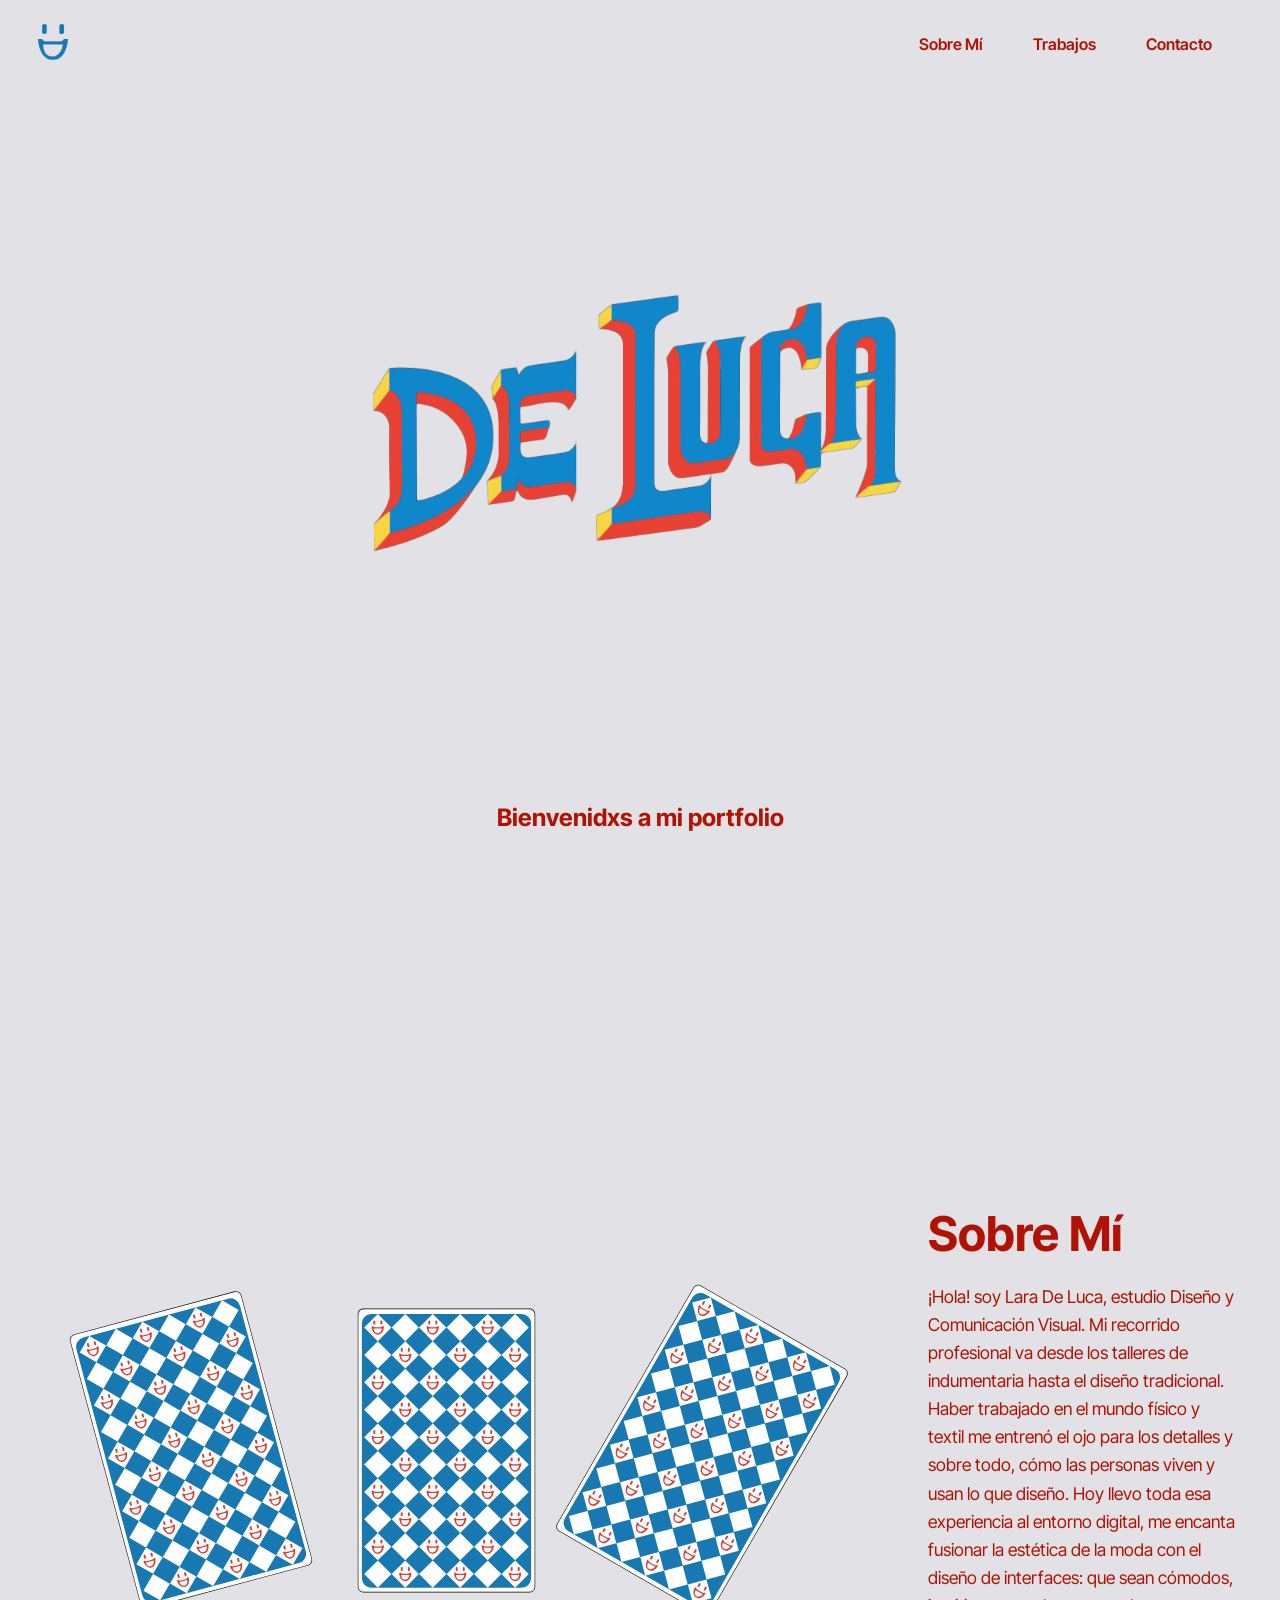
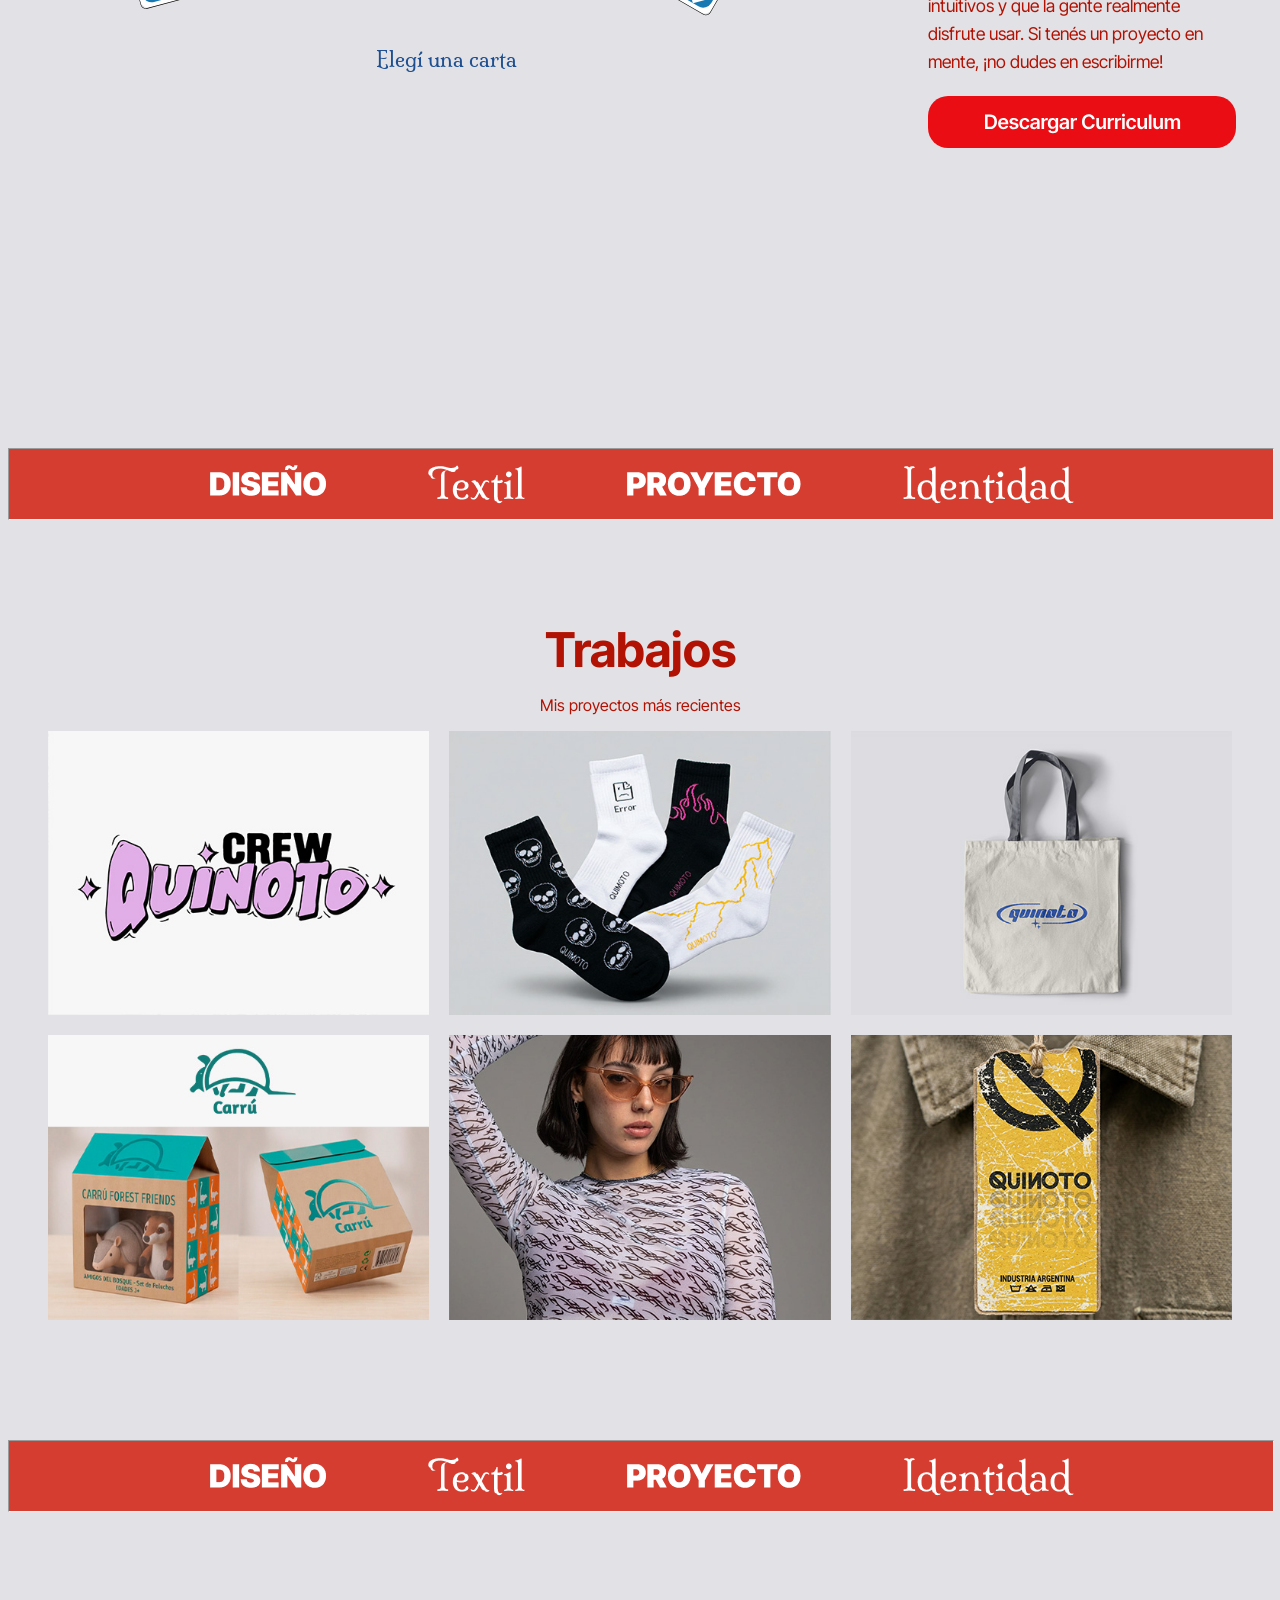
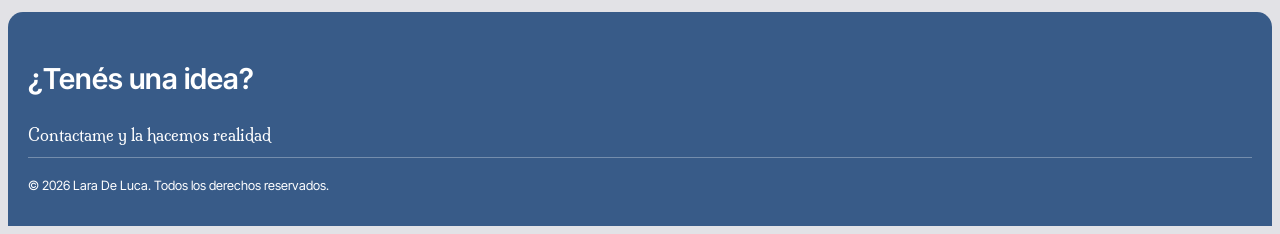
<file: index.html>
<!DOCTYPE html>
<html>

<head>
    <meta charset="utf-8" />
    <meta name="viewport" content="width=device-width, initial-scale=1.0">
    <meta name="description"
        content="Portfolio de Lara De Luca, diseñadora gráficas. Descubrí mis proyectos más recientes y contactame para hacer realidad tu idea.">
    <meta name="keywords"
        content="Lara De Luca, diseño gráfico, portfolio, proyectos, contacto, diseño de interfaces, diseño de estampados, diseño de logotipos">
    <title>Lara De Luca Portfolio</title>
    <link rel="stylesheet" href="estilos.css">
    <link rel="icon" href="img/favicon.svg" type="image/x-icon" width="50" height="50">
    <style>
        @import url('https://fonts.googleapis.com/css2?family=Inter+Tight:ital,wght@0,100..900;1,100..900&family=Milonga&display=swap');
    </style>
    <link rel="stylesheet" type="text/css" href="js/jquery.fancybox.css">

</head>

<body>

    <header>


        <nav>
            <a href="index.html">
                <img src="img/isotipo-inicio.svg" alt="isotipo del inicio" width="30" height="36" />
            </a>

            <ul>
                <li>
                    <a href="#sobremi">Sobre Mí</a>
                    <a href="#trabajos">Trabajos</a>
                    <a href="contacto.html">Contacto</a>
                </li>
            </ul>
        </nav>

        <img class="logo-ppal" src="img/delucalogo.svg" alt="Logotipo De Luca" width="600" height="260" />
        <h1>
            Bienvenidxs a mi portfolio
        </h1>
    </header>


    <main>

        <section id="sobremi">

            <figure class="cartas-contenedor">
                <div class="imagenes-cartas">
                    <img class="carta1" src="img/carta1.svg" alt="foto de perfil" width="292" height="332" />
                    <img class="carta2" src="img/carta2.svg" alt="foto de perfil" width="179" height="289" />
                    <img class="carta3" src="img/carta3.svg" alt="foto de perfil" width="292" height="332" />
                </div>
                <figcaption>
                    <h3>Elegí una carta</h3>
                </figcaption>
            </figure>

            <article class="texto-contenedor">
                <h2>Sobre Mí</h2>
                <p>¡Hola! soy Lara De Luca, estudio Diseño y Comunicación Visual.
                    Mi recorrido profesional va desde los talleres de indumentaria
                    hasta el diseño tradicional.
                    Haber trabajado en el mundo físico y textil me entrenó el ojo
                    para los detalles y sobre todo, cómo las personas viven y usan lo que diseño.
                    Hoy llevo toda esa experiencia al entorno digital, me encanta fusionar la estética de la moda con el
                    diseño de interfaces: que sean cómodos, intuitivos y que la gente realmente disfrute usar.
                    Si tenés un proyecto en mente, ¡no dudes en escribirme!</p>
                <a href="img/curriculum-deluca.pdf" download="curriculum-deluca.pdf">
                    <img src="img/boton-cv.svg" alt="boton cv" width="308" height="52">
                </a>
            </article>
        </section>


        <hr class="separador-imagen" />

        <section id="trabajos">
            <h2>Trabajos</h2>
            <p>Mis proyectos más recientes</p>

            <div class="trabajos-grid">
                <a href="js/img-trabajos/variante-logotipo.jpg" data-fancybox="gallery"
                    data-caption="Diseño de variante de Logotipo">
                    <img src="js/img-trabajos/variante-logotipo-thumbnail.jpg" alt="variante de logotipo" width="500"
                        height="373" />
                </a>

                <a href="js/img-trabajos/medias.jpg" data-fancybox="gallery"
                    data-caption="Diseño de bordado para Quinoto Indumentaria">
                    <img src="js/img-trabajos/medias-thumbnail.jpg" alt="medias" width="500" height="373" />
                </a>

                <a href="js/img-trabajos/bolsa.jpg" data-fancybox="gallery"
                    data-caption="Diseño de estampado para bolsas">
                    <img src="js/img-trabajos/bolsa-thumbnail.jpg" alt="bolsas" width="500" height="373" />
                </a>

                <a href="js/img-trabajos/carru.jpg" data-fancybox="gallery"
                    data-caption="Diseño de Logotipo y packaging para juguetería">
                    <img src="js/img-trabajos/carru-thumbnail.jpg" alt="carru" width="500" height="373" />
                </a>

                <a href="js/img-trabajos/remera.jpg" data-fancybox="gallery"
                    data-caption="Diseño de rapport para remeras">
                    <img src="js/img-trabajos/remera-thumbnail.jpg" alt="remeras" width="500" height="373" />
                </a>

                <a href="js/img-trabajos/etiqueta.jpg" data-fancybox="gallery"
                    data-caption="Diseño de etiqueta para Quinoto Indumentaria">
                    <img src="js/img-trabajos/etiqueta-thumbnail.jpg" alt="etiquetas" width="500" height="373" />
                </a>
            </div>

        </section>

        <hr class="separador-imagen" />
    </main>

    <audio id="sonido-carta" src="audio/carta-hover.mp3" preload="auto"></audio>

    <footer>
        <div class="footer-contenedor">
            <div class="izquierda-footer">
                <p class="footer-titulo">¿Tenés una idea?</p>
                <h3 class="footer-subtitulo">Contactame y la hacemos realidad</h3>
            </div>

        </div>

        <div>
            <p class="footer-derechos">© 2026 Lara De Luca. Todos los derechos reservados.</p>
        </div>
    </footer>

    <script src="js/jquery.min.js"></script>
    <script src="js/jquery.fancybox.js"></script>

    <script>
        const audioCarta = document.getElementById('sonido-carta');
        const cartas = document.querySelectorAll('.carta1, .carta2, .carta3');

        cartas.forEach(carta => {
            carta.addEventListener('mouseenter', () => {
                audioCarta.currentTime = 0;
                audioCarta.play();
            });
        });
    </script>


</body>

</html>
</file>
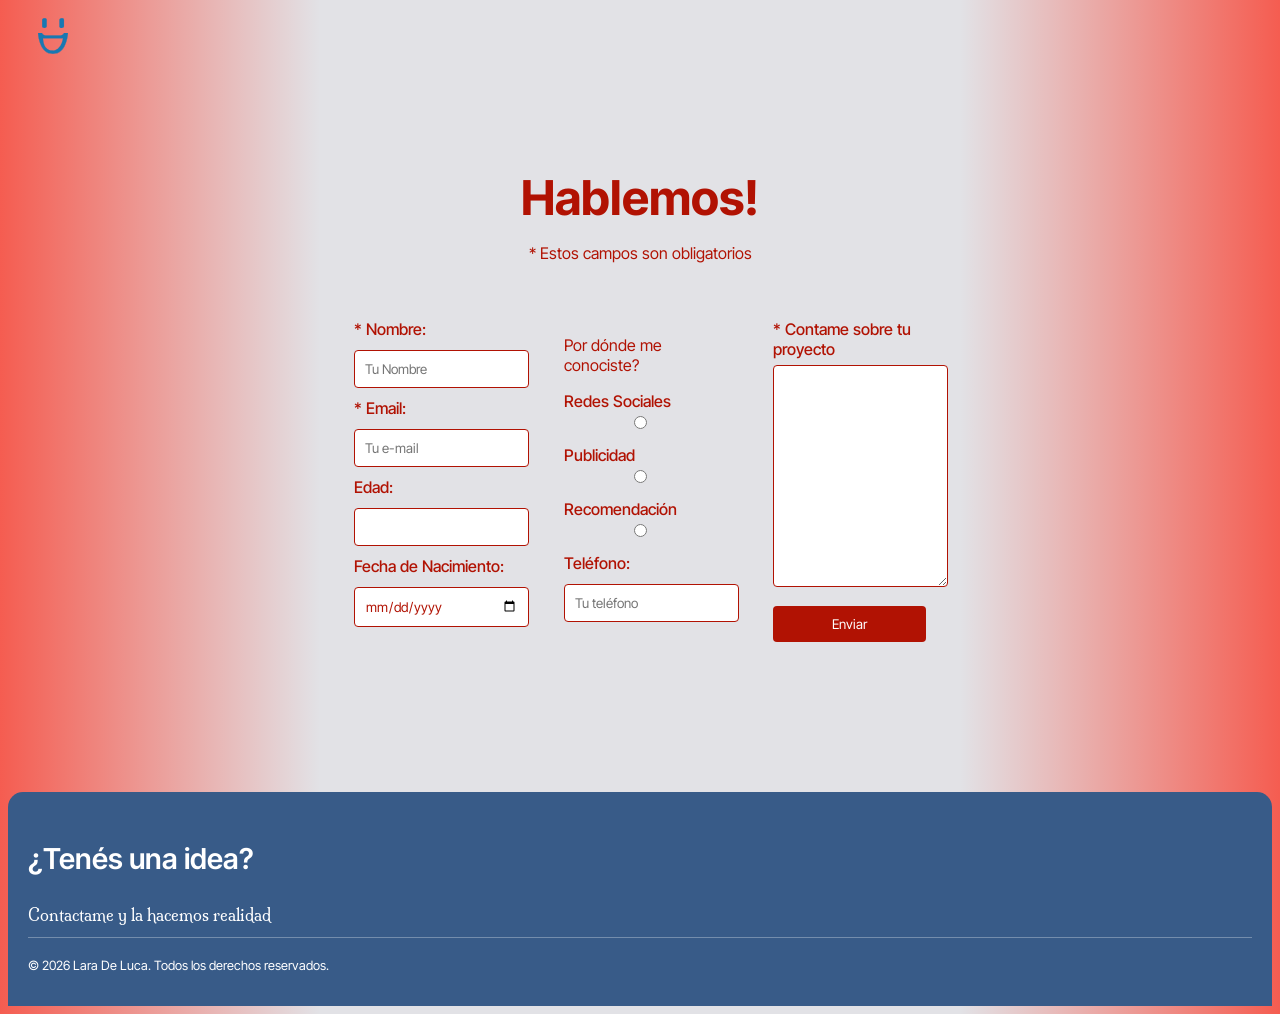
<file: contacto.html>
<!DOCTYPE html>
<html>

<head>
    <meta charset="utf-8" />
    <meta name="viewport" content="width=device-width, initial-scale=1.0">
    <title>Lara De Luca Contacto</title>
    <link rel="stylesheet" href="estilos.css">
    <link rel="icon" href="img/favicon.svg" type="image/x-icon" width="50" height="50">
    <style>
        @import url('https://fonts.googleapis.com/css2?family=Inter+Tight:ital,wght@0,100..900;1,100..900&family=Milonga&display=swap');
    </style>
    <link rel="stylesheet" type="text/css" href="js/jquery.fancybox.css">

</head>

<body class="contacto-body">

    <header class="contacto-header">


        <nav>
            <a href="index.html">
                <img src="img/isotipo-inicio.svg" alt="isotipo del inicio" width="30" height="36" />
            </a>
        </nav>

    </header>


    <main class="contacto-main">
        <h2>Hablemos!</h2>
        <p>* Estos campos son obligatorios</p>
        <form method="post" action="mailto:laradeluca29@gmail.com?subject=e-mail enviado desde el sitio web"
            target="_blank" enctype="text/plain">
            <div>
                <label for="Nombre">* Nombre:</label>
                <input type="text" name="name" placeholder="Tu Nombre" id="Nombre" maxlength="50" required />

                <label for="Email">* Email:</label>
                <input type="email" name="email" placeholder="Tu e-mail" id="Email" maxlength="50" required />

                <label for="Edad">Edad:</label>
                <input type="number" name="edad" id="Edad" min="18" max="100" />

                <label for="Fecha de Nacimiento">Fecha de Nacimiento:</label>
                <input type="date" name="fecha_nacimiento" id="Fecha de Nacimiento" />
            </div>


            <div>
                <p>Por dónde me conociste?</p>
                <label for="Donde me conociste">Redes Sociales<input type="radio" name="conocimiento"
                        value="redes sociales" id="redes sociales" /></label>
                <label for="Donde me conociste">Publicidad<input type="radio" name="conocimiento" value="publicidad"
                        id="publicidad" /></label>
                <label for="Donde me conociste">Recomendación<input type="radio" name="conocimiento"
                        value="recomendacion" id="recomendacion" /></label>

                <label for="Teléfono">Teléfono:</label>
                <input type="tel" name="Telefono" id="Telefono" placeholder="Tu teléfono" />
            </div>

            <div>
                <label for="Mensaje">* Contame sobre tu proyecto</label>
                <textarea name="Mensaje" id="Mensaje"></textarea>

                <input type="submit" value="Enviar" />
            </div>

        </form>

    </main>


    <footer>
        <div class="footer-contenedor">
            <div class="izquierda-footer">
                <p class="footer-titulo">¿Tenés una idea?</p>
                <h3 class="footer-subtitulo">Contactame y la hacemos realidad</h3>
            </div>

        </div>

        <div>
            <p class="footer-derechos">© 2026 Lara De Luca. Todos los derechos reservados.</p>
        </div>
    </footer>

</body>

</html>
</file>
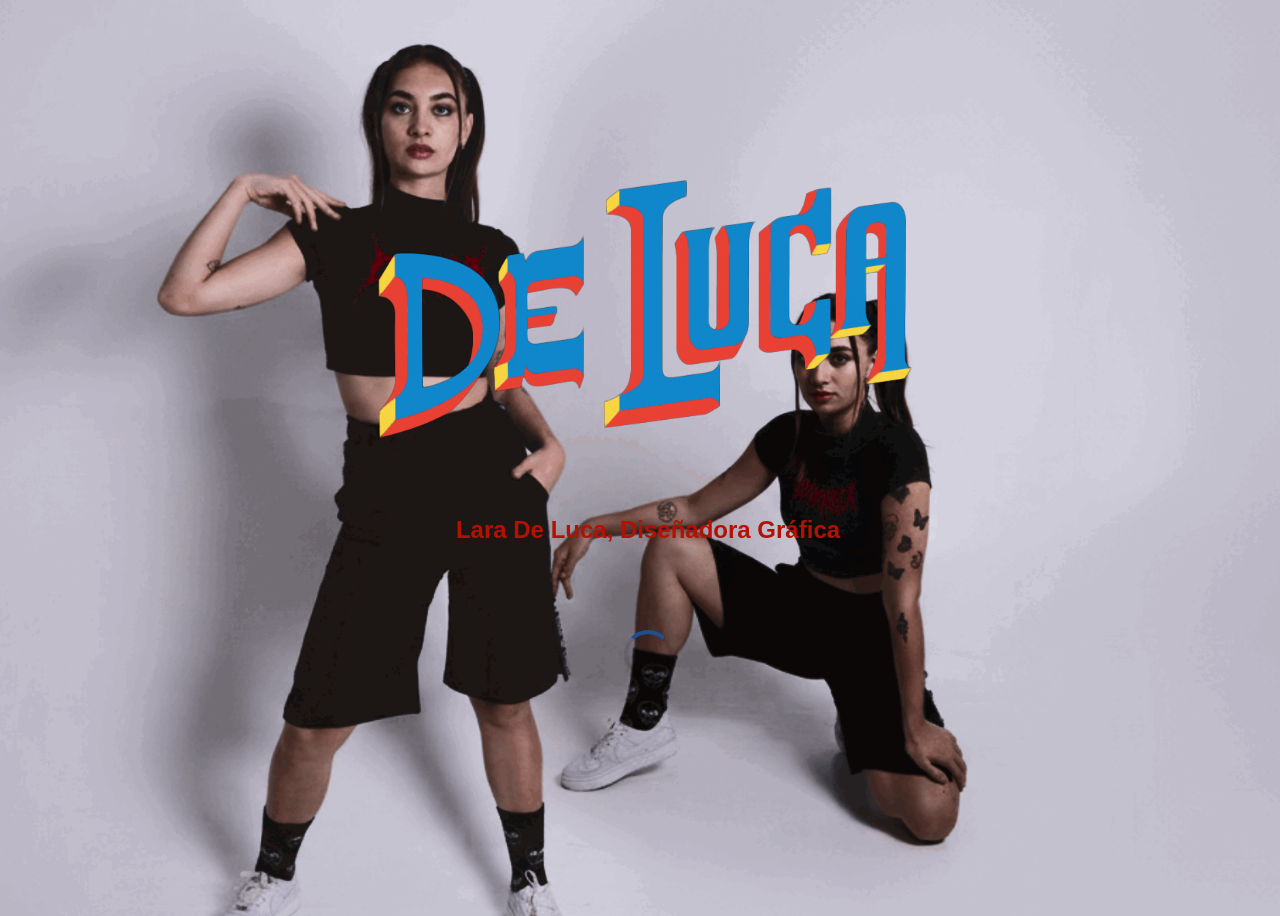
<file: splash.html>
<!DOCTYPE html>
<html>

<head>
    <meta charset="utf-8" />
    <meta name="viewport" content="width=device-width, initial-scale=1.0">
    <title>Lara De Luca SPLASH Portfolio</title>
    <link rel="stylesheet" href="estilos.css">
    <link rel="icon" href="img/favicon.svg" type="image/x-icon" width="50" height="50">
    <meta http-equiv="refresh" content="4;url=index.html">
</head>

<body class="splash-body">

    <header class="splash-header">
        <img class="logo" src="img/delucalogo.svg" alt="Logotipo De Luca" width="600" height="260" />
        <h1>
            Lara De Luca, Diseñadora Gráfica
        </h1>


        <div class="spinner-container">
            <div class="spinner" role="progressbar" aria-label="Cargando portfolio"></div>
        </div>

    </header>

</body>

</html>
</file>
<file: estilos.css>
/*css document*/
@charset "utf-8";

/*CONFIGURACIÓN GENERAL*/

:root {
    --color-fondo: #E2E2E6;
    --color-texto: #B11203;
}

* {
    font-family: "Inter Tight", sans-serif;
    font-optical-sizing: auto;
    font-style: normal;
    text-decoration: none;
    color: var(--color-texto, #B11203);
}

h1 {
    text-align: center;
    padding: 20px 0 0 0;
    font-family: "Inter Tight", sans-serif;
    font-size: 1.5rem;
}

h2 {
    font-size: 3rem;
    font-weight: 700;
    color: var(--color-texto, #B11203);
    margin: 0;
}

h3 {
    font-family: "Milonga", serif;
    font-weight: 500;
    color: #1E4F91;
    font-size: 1.3rem;
    text-align: center;
    margin: 30px 0 0 0;
}



/*SPINNER Cargando*/
.spinner-container {
    display: flex;
    justify-content: center;
    align-items: center;
    margin-top: 30px;
}

.spinner {
    width: 40px;
    height: 40px;
    border: 4px solid rgba(0, 0, 0, 0.1);
    border-top: 4px solid #1E4F91;
    border-radius: 50%;
    animation: spin 1s linear infinite;
}

@keyframes spin {
    0% {
        transform: rotate(0deg);
    }

    100% {
        transform: rotate(360deg);
    }
}

/*CONFIGURACIÓN SPLASH*/

.splash-body {
    background-image: url('img/background-splash.gif');
    background-size: cover;
    background-position: center;
    background-repeat: no-repeat;
    background-color: #000000;
    width: 100%;
    height: 100vh;
}

.splash-header {
    display: flex;
    flex-direction: column;
    justify-content: center;
    align-items: center;
    height: 100%;
}

.logo {
    max-width: 600px;
    width: 90%;
    height: auto;
}

/*CONFIGURACIÓN INDEX*/

body {
    background-color: var(--color-fondo, #E2E2E6);
}

nav {
    display: flex;
    justify-content: space-between;
    align-items: center;
    align-self: stretch;
    padding: 10px 60px 10px 30px;
}

ul li {
    display: flex;
    justify-content: space-around;
    display: flex;
    gap: 50px;
}

li a {
    font-size: 1rem;
    font-weight: 600;
}

header {
    display: flex;
    flex-direction: column;
    justify-content: center;
    align-items: center;
    width: 100%;
    gap: 40px;
    height: 100vh;
    box-sizing: border-box;
    padding-bottom: 60px;
    justify-content: space-between;
}

/*CONFIGURACIÓN SOBRE MÍ*/

#sobremi {
    display: flex;
    flex-direction: row;
    justify-content: center;
    align-items: center;
    gap: 80px;
    max-width: 1200px;
    margin: 120px auto;
    padding: 0 40px;
    height: 100vh;

}

.cartas-contenedor {
    display: flex;
    flex-direction: column;
    align-items: center;
    margin: 0;
}

.imagenes-cartas {
    display: flex;
    flex-direction: row;
    align-items: center;
    gap: 20px;
}

.carta1:hover {
    transition: transform 0.3s ease;
    transform: rotateY(360deg);
    content: url("img/carta1-vuelta.png");
}

.carta2:hover {
    transition: transform 0.3s ease;
    transform: rotateY(360deg);
    content: url("img/carta2-vuelta.svg");
}

.carta3:hover {
    transition: transform 0.3s ease;
    transform: rotateY(360deg);
    content: url("img/carta3-vuelta.svg");
}

.texto-contenedor {
    display: flex;
    flex-direction: column;
    align-items: flex-start;
    gap: 20px;
}

.texto-contenedor p {
    font-family: "Inter Tight", sans-serif;
    font-weight: 400;
    color: var(--color-texto, #B11203);
    font-size: 1.1rem;
    line-height: 1.6;
    margin: 0;
}

/*CONFIGURACIÓN TRABAJOS*/

.separador-imagen {
    background-image: url('img/separador-1.png');
    background-repeat: no-repeat;
    background-position: center;
    background-size: cover;
    height: 70px;
    width: 100%;
    margin: 100px 0;
    padding: 0;
}

#trabajos {
    max-width: 1200px;
    margin: 0 auto;
    padding: 0 40px;
    text-align: center;
}

.trabajos-grid {
    display: grid;
    grid-template-columns: repeat(3, minmax(250px, 1fr));
    gap: 20px;
    justify-content: center;
    margin: 0 auto 120px auto;
}

.trabajos-grid a img {
    width: 100%;
    height: auto;
    display: block;
    object-fit: cover;
}

/*CONFIGURACIÓN FOOTER*/

footer {
    background-color: #385b88;
    padding: 20px;
    width: 100%;
    box-sizing: border-box;
    font-family: "Inter Tight", sans-serif;
    border-radius: 15px 15px 0 0;
    margin: 0;
    min-height: 65px; 
}

.footer p {
    color: white;
    font-size: 0.9rem;
}

.footer-contenedor {
    display: flex;
    justify-content: space-between;
    align-items: center;
}

.izquierda-footer h3 {
    display: flex;
    flex-direction: column;
    gap: 8px;
    color: white;
    margin-top: 5px;
}

.footer-subtitulo {
    font-size: 1rem;
    font-weight: 200;
    color: white;

}

.footer-titulo {
    color: white;
    font-size: 1.8rem;
    font-weight: 600;
}

.footer-boton {
    color: white;
    font-size: 1.2rem;
    font-weight: 600;
    letter-spacing: 1px;
    text-decoration: none;
}


.footer-derechos {
    font-size: 0.8rem;
    border-top: 1px solid rgba(255, 255, 255, 0.3);
    padding: 20px 0 0 0;
    color: white;
}

/*CONFIGURACIÓN FORMULARIO*/

.contacto-header {
    height: auto;
}

.contacto-main {
    display: flex;
    flex-direction: column;
    align-items: center;
    justify-content: center;
    width: 100%;
    padding: 40px 20px;
    box-sizing: border-box;
    margin-bottom: 80px;
}

.contacto-body {
    background: linear-gradient(to right, rgba(255, 21, 0, 0.651) 0%, rgba(226, 226, 230, 0) 25%),
        linear-gradient(to left, rgba(255, 21, 0, 0.651) 0%, rgba(226, 226, 230, 0) 25%);
    background-color: var(--color-fondo, #E2E2E6);
}

form {
    width: 50%;
    height: auto;
    display: flex;
    flex-wrap: wrap;
    margin-top: 20px;
    justify-content: space-between;
    align-items: stretch;

}

form div {
    width: 25%;
    height: auto;
    padding: 20px;
}

form label {
    display: block;
    margin-bottom: 6px;
    font-weight: 500;
}

form input,
form textarea {
    width: 100%;
    padding: 10px;
    border: 1px solid var(--color-texto, #B11203);
    border-radius: 4px;
    margin-bottom: 10px;
}

input {
    width: 100%;
    padding: 10px;
    border: 1px solid var(--color-texto, #B11203);
    border-radius: 4px;
    padding: 5px;
    margin: 5px 0 0 0;
}

input[type="submit"],
input[type="checkbox"] {
    height: auto;
    background-color: #B11203;
    color: white;
    border: none;
    cursor: pointer;
}

textarea {
    border: 1px solid#B11203;
    width: 100%;
    height: 200px;
    border-radius: 4px;
}

/*CONFIGURACIÓN MEDIA QUERIES para celulares*/

@media (max-width: 600px) {

    .splash-body {
        background-image: url('img/background-splash.gif');
    }

    /*GENERAL media*/

    h2 {
        font-size: 2.2rem;
        text-align: center;
        margin-top: 0;
        margin-bottom: 15px;
    }



    /*SECCION INDEX INICIO media*/

    nav {
        padding: 0;
        display: flex;
        flex-direction: column;
    }

    ul li {
        gap: 20px;
    }

    header {
        display: flex;
        flex-direction: column;
        justify-content: center;
        align-items: center;
        width: 100%;
        gap: 40px;
        height: 100vh;
        box-sizing: border-box;
        padding-bottom: 60px;
    }

    .logo-ppal {
        max-width: 90%;
        height: auto;
    }

    header h1 {
        font-size: 1rem;
        padding: 10px 0 0 0;
    }

    nav ul li a {
        font-size: 0.8rem;
        font-weight: 500;
    }

    /*SECCION SOBRE MI media*/

    .cartas-contenedor figcaption {
        display: none !important;
    }

    .carta2,
    .carta3 {
        display: none !important;
    }

    .imagenes-cartas {
        display: flex;
        justify-content: center;
        width: 100%;
        margin-bottom: 30px;
    }

    .carta1 {
        width: 75% !important;
        max-width: 260px;
        height: auto !important;
    }

    .cartas-contenedor figcaption {
        order: 1;
        margin: 0 20px;
    }


    #sobremi {
        flex-direction: column;
        margin: 30px auto;
        height: auto !important;
        padding: 0 20px;
    }

    .imagenes-cartas {
        display: flex;
        justify-content: center;
        width: 100%;
        margin-top: 40px !important;
        margin-bottom: 25px !important;
    }

    .texto-contenedor {
        align-items: center;
        text-align: center;
    }

    .texto-contenedor p {
        font-size: 0.95rem !important;
        line-height: 1.5;
        text-align: center;
        padding: 0 10px;
    }

    .texto-contenedor a img {
        display: block;
        width: 85%;
        max-width: 220px;
        height: auto;
        margin: 20px auto 0 auto;
    }

    /*SECCION TRABAJOS MEDIA*/

    .separador-imagen {
        display: none !important;
    }

    /* SECCIO CONTACTO media*/

    form {
        width: 100%;
        flex-direction: column;
        align-items: stretch;
        padding: 0 10px;
        box-sizing: border-box;
    }

    form div {
        width: 100%;
        padding: 10px 0 0 0;
        box-sizing: border-box;
    }

    form input,
    form textarea,
    input {
        width: 100%;
        font-size: 1rem;
        box-sizing: border-box;
    }

    textarea {
        height: 150px;
    }

    input[type="submit"] {
        margin-top: 20px;
        padding: 12px;
    }

    /* Footer media*/

    footer {
        padding: 15px;
    }

    .footer-derechos {
        font-size: 0.75rem;
        padding: 12px 0 0 0;
        margin-top: 10px;
    }
}
</file>
